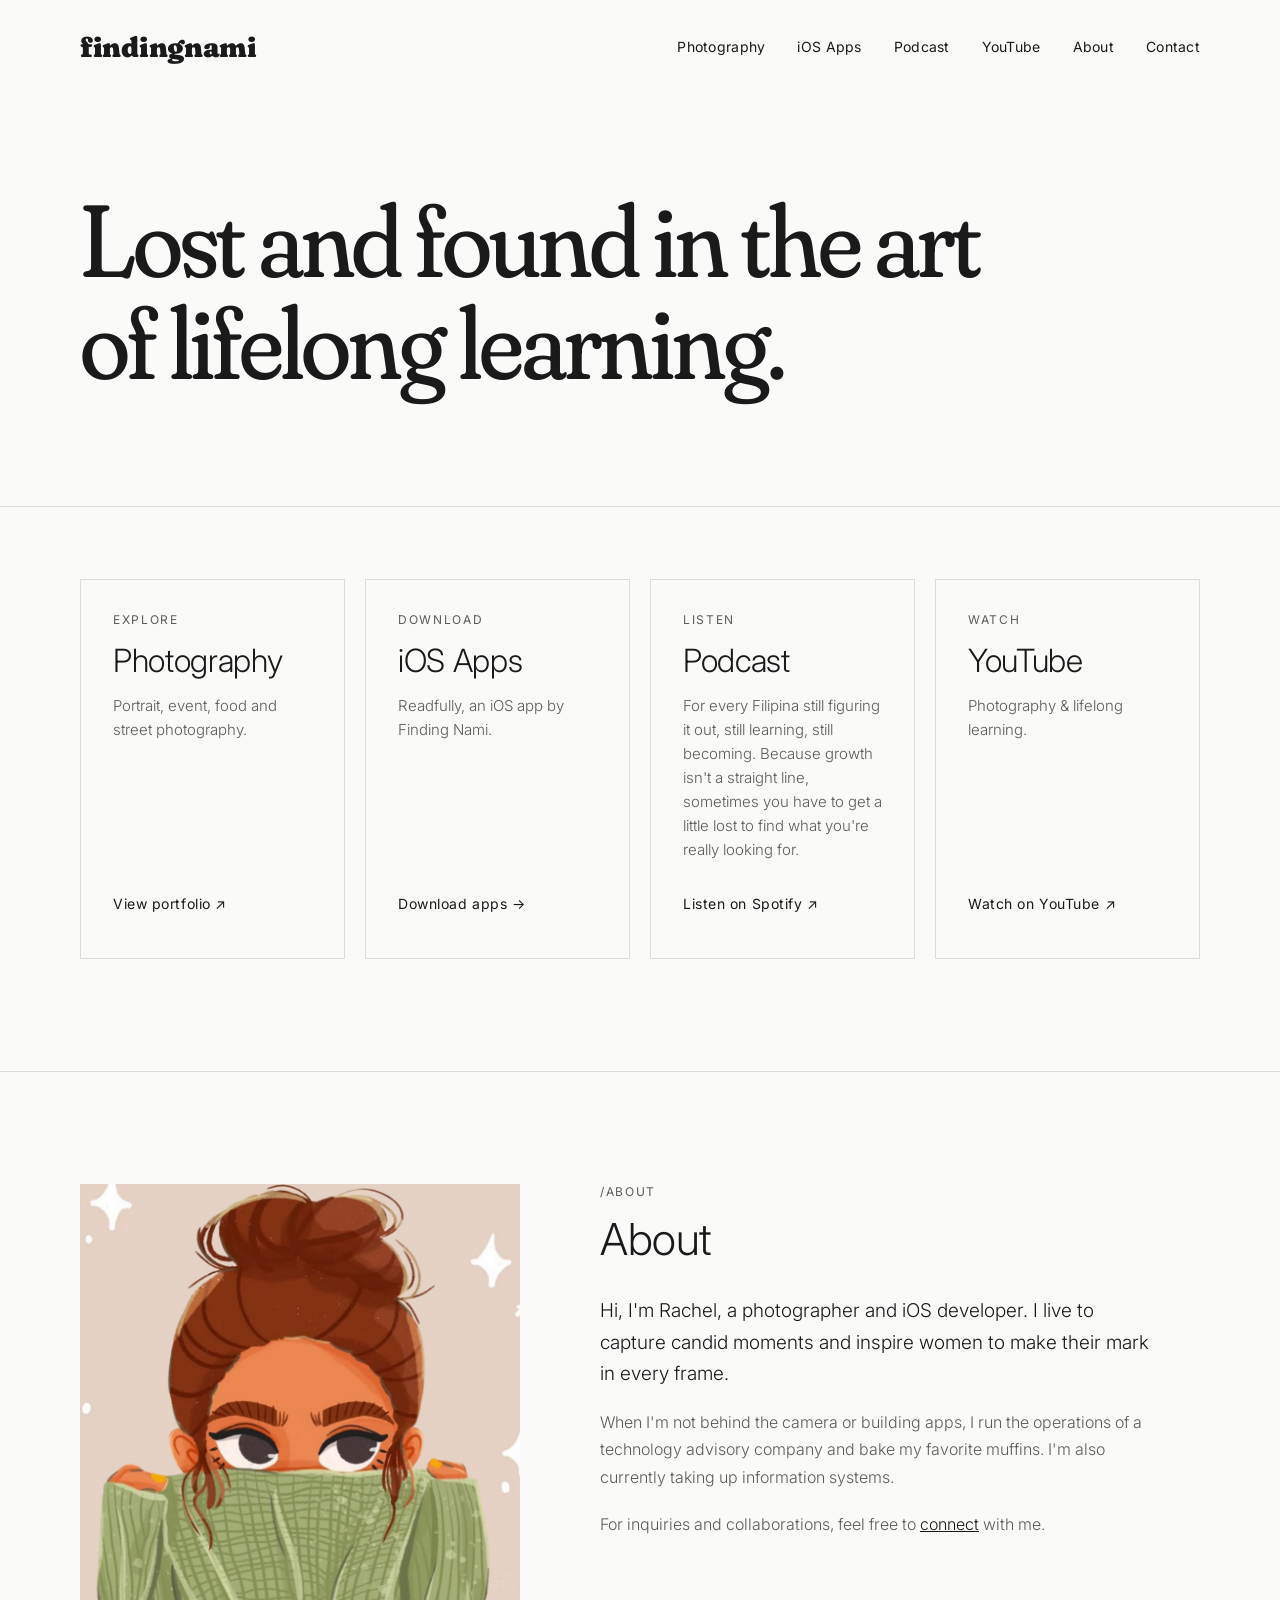
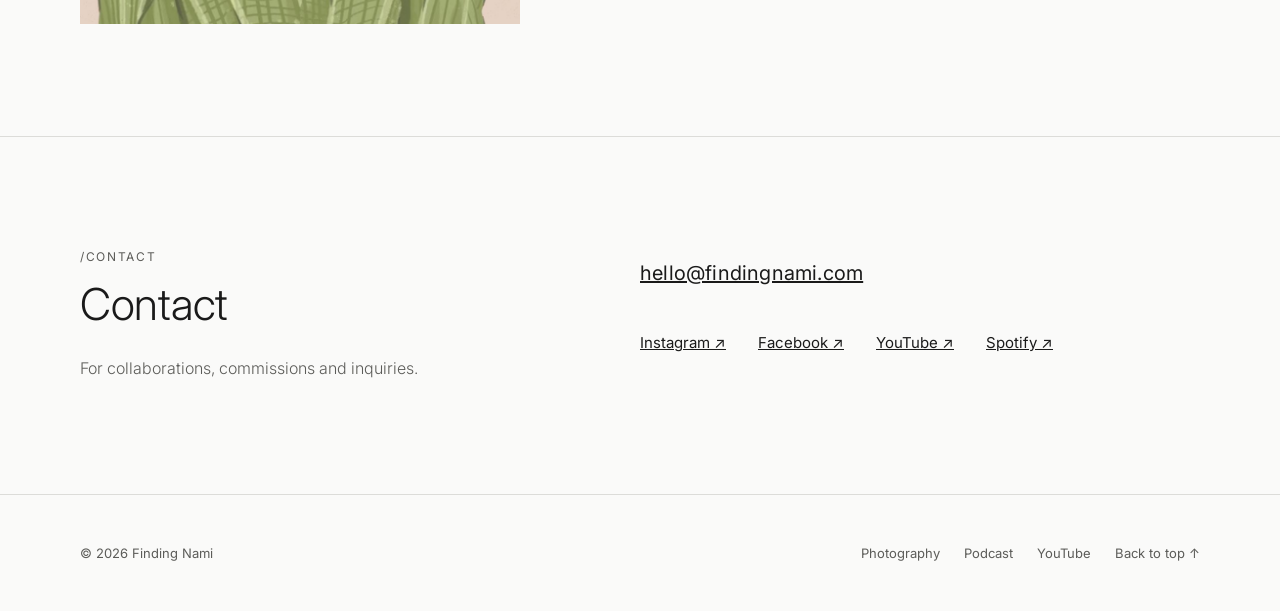
<file: index.html>
<!doctype html>
<html lang="en">
<head>
<meta charset="utf-8">
<meta name="viewport" content="width=device-width, initial-scale=1">
<title>Finding Nami</title>
<meta name="description" content="Lost and found in the art of lifelong learning. Photography, iOS apps, podcast and YouTube by Finding Nami.">
<link rel="preconnect" href="https://fonts.googleapis.com">
<link rel="preconnect" href="https://fonts.gstatic.com" crossorigin>
<link href="https://fonts.googleapis.com/css2?family=Fraunces:opsz,wght,SOFT@9..144,300..900,0..100&family=Inter:wght@300;400;500&display=swap" rel="stylesheet">
<link rel="stylesheet" href="/assets/style.css">
<script>document.documentElement.className='js'</script>
<script src="/assets/site.js" defer></script>
</head>
<body>

<header class="wrap site-header">
  <a class="wordmark serif" href="/">findingnami</a>
  <nav class="nav" aria-label="Main">
    <a href="https://findingnami.myportfolio.com">Photography</a>
    <a href="/apps/">iOS Apps</a>
    <a href="https://open.spotify.com/show/1L1lXG83sHGZ2fkeadP5fZ">Podcast</a>
    <a href="https://www.youtube.com/@itsfindingnami">YouTube</a>
    <a href="/#about">About</a>
    <a href="/#contact">Contact</a>
  </nav>
</header>

<main>
  <section class="wrap hero" id="top">
    <h1 class="display xl serif reveal">Lost and found in the art of lifelong learning.</h1>
  </section>

  <section class="band">
    <div class="wrap cards">
      <article class="card reveal" style="--d:0ms">
        <div class="eyebrow">Explore</div>
        <h2>Photography</h2>
        <p>Portrait, event, food and street photography.</p>
        <a class="go" href="https://findingnami.myportfolio.com">View portfolio ↗</a>
      </article>
      <article class="card reveal" style="--d:100ms">
        <div class="eyebrow">Download</div>
        <h2>iOS Apps</h2>
        <p>Readfully, an iOS app by Finding Nami.</p>
        <a class="go" href="/apps/">Download apps →</a>
      </article>
      <article class="card reveal" style="--d:200ms">
        <div class="eyebrow">Listen</div>
        <h2>Podcast</h2>
        <p>For every Filipina still figuring it out, still learning, still becoming. Because growth isn't a straight line, sometimes you have to get a little lost to find what you're really looking for.</p>
        <a class="go" href="https://open.spotify.com/show/1L1lXG83sHGZ2fkeadP5fZ">Listen on Spotify ↗</a>
      </article>
      <article class="card reveal" style="--d:300ms">
        <div class="eyebrow">Watch</div>
        <h2>YouTube</h2>
        <p>Photography &amp; lifelong learning.</p>
        <a class="go" href="https://www.youtube.com/@itsfindingnami">Watch on YouTube ↗</a>
      </article>
    </div>
  </section>

  <section class="band" id="about">
    <div class="wrap split">
      <img class="about-img reveal" src="/assets/about.jpg" alt="Illustrated portrait of Rachel peeking over a green sweater">
      <div class="about-copy">
        <div class="eyebrow reveal">/about</div>
        <h2 class="h2 reveal" style="--d:80ms">About</h2>
        <p class="big reveal" style="--d:160ms">Hi, I'm Rachel, a photographer and iOS developer. I live to capture candid moments and inspire women to make their mark in every frame.</p>
        <p class="rest reveal" style="--d:240ms">When I'm not behind the camera or building apps, I run the operations of a technology advisory company and bake my favorite muffins. I'm also currently taking up information systems.</p>
        <p class="rest reveal" style="--d:320ms">For inquiries and collaborations, feel free to <a href="/#contact">connect</a> with me.</p>
      </div>
    </div>
  </section>

  <section class="band" id="contact">
    <div class="wrap split" style="gap:40px 80px">
      <div class="contact-side reveal">
        <div class="eyebrow">/contact</div>
        <h2 class="h2">Contact</h2>
        <p class="muted" style="margin:28px 0 0;max-width:360px;font-size:16px;line-height:1.6;font-weight:300">For collaborations, commissions and inquiries.</p>
      </div>
      <div class="contact-main reveal" style="--d:120ms">
        <a class="email" href="mailto:hello@findingnami.com">hello@findingnami.com</a>
        <ul class="socials">
          <li><a href="https://instagram.com/itsfindingnami">Instagram ↗</a></li>
          <li><a href="https://facebook.com/itsfindingnami">Facebook ↗</a></li>
          <li><a href="https://www.youtube.com/@itsfindingnami">YouTube ↗</a></li>
          <li><a href="https://open.spotify.com/show/1L1lXG83sHGZ2fkeadP5fZ">Spotify ↗</a></li>
        </ul>
      </div>
    </div>
  </section>
</main>

<footer class="band">
  <div class="wrap site-footer">
    <span>© 2026 Finding Nami</span>
    <nav class="nav" aria-label="Footer">
      <a href="https://findingnami.myportfolio.com">Photography</a>
      <a href="https://open.spotify.com/show/1L1lXG83sHGZ2fkeadP5fZ">Podcast</a>
      <a href="https://www.youtube.com/@itsfindingnami">YouTube</a>
      <a href="/#top">Back to top ↑</a>
    </nav>
  </div>
</footer>

</body>
</html>
</file>
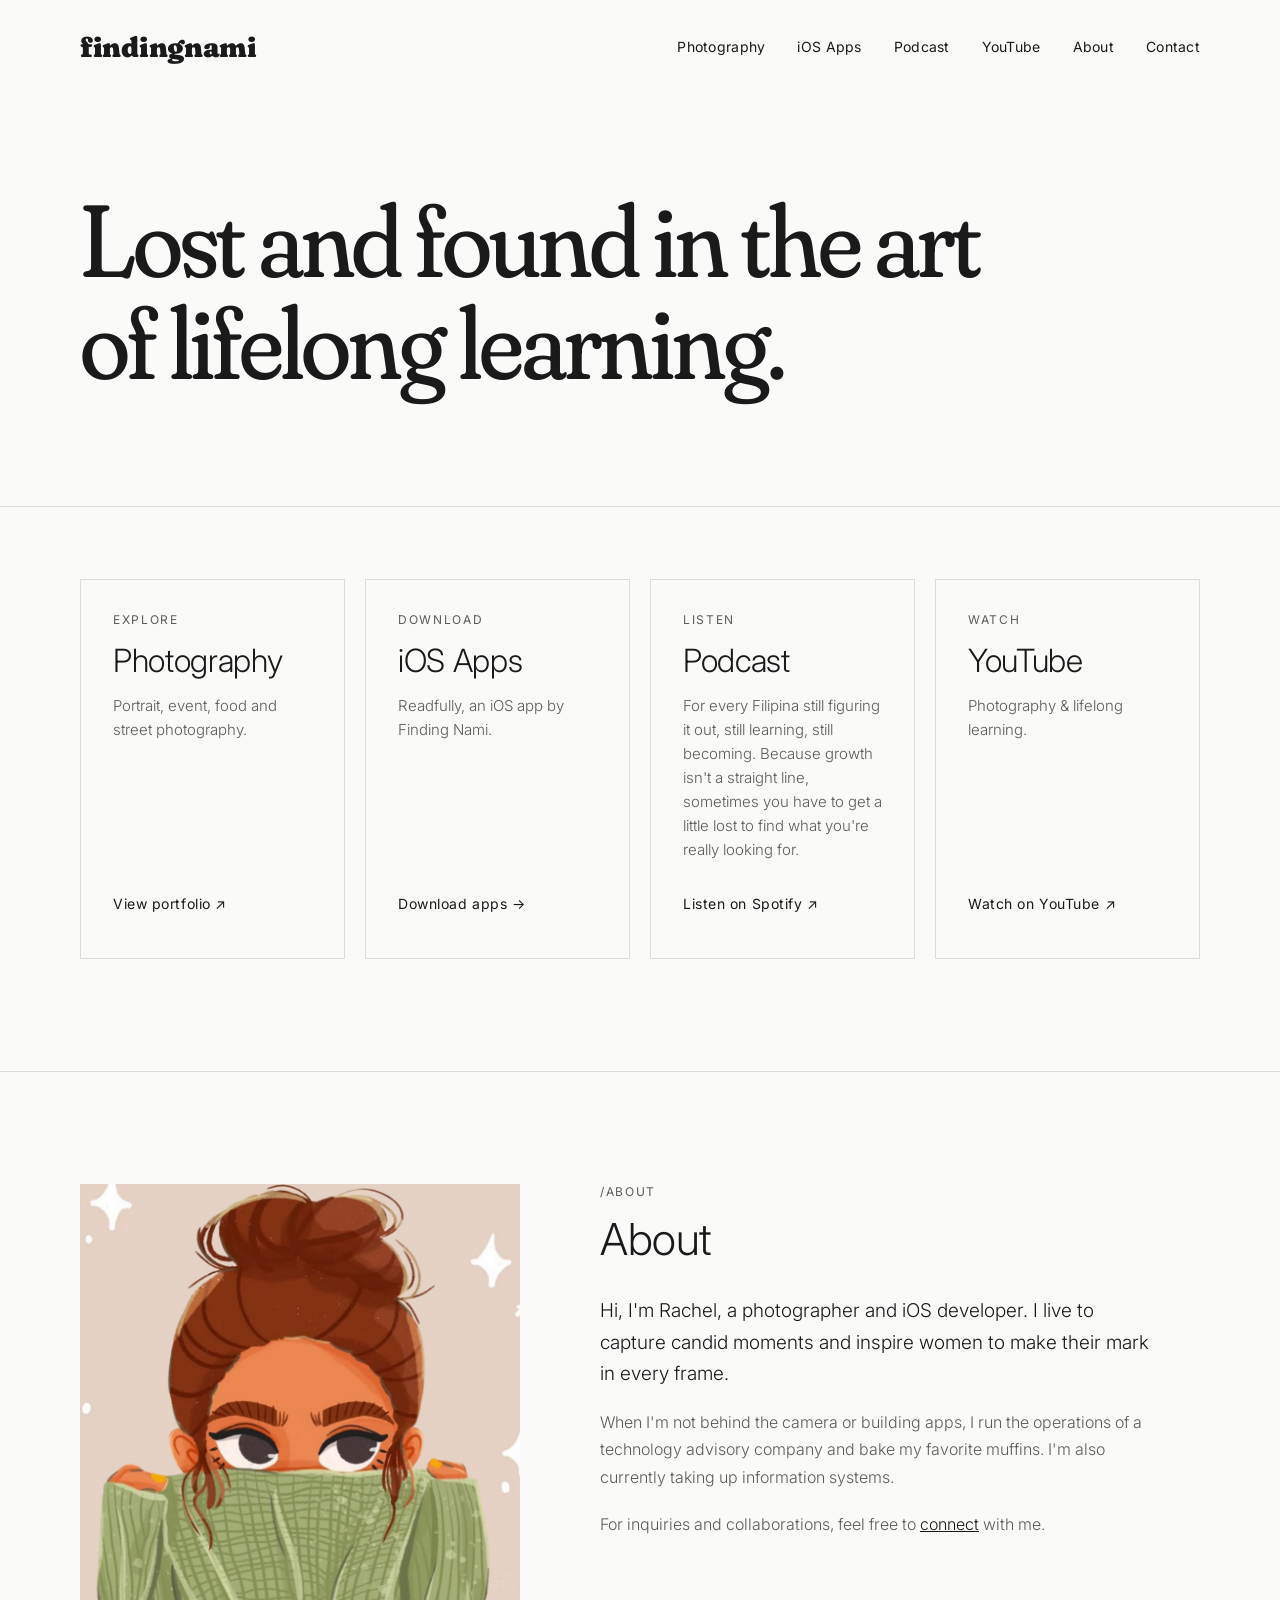
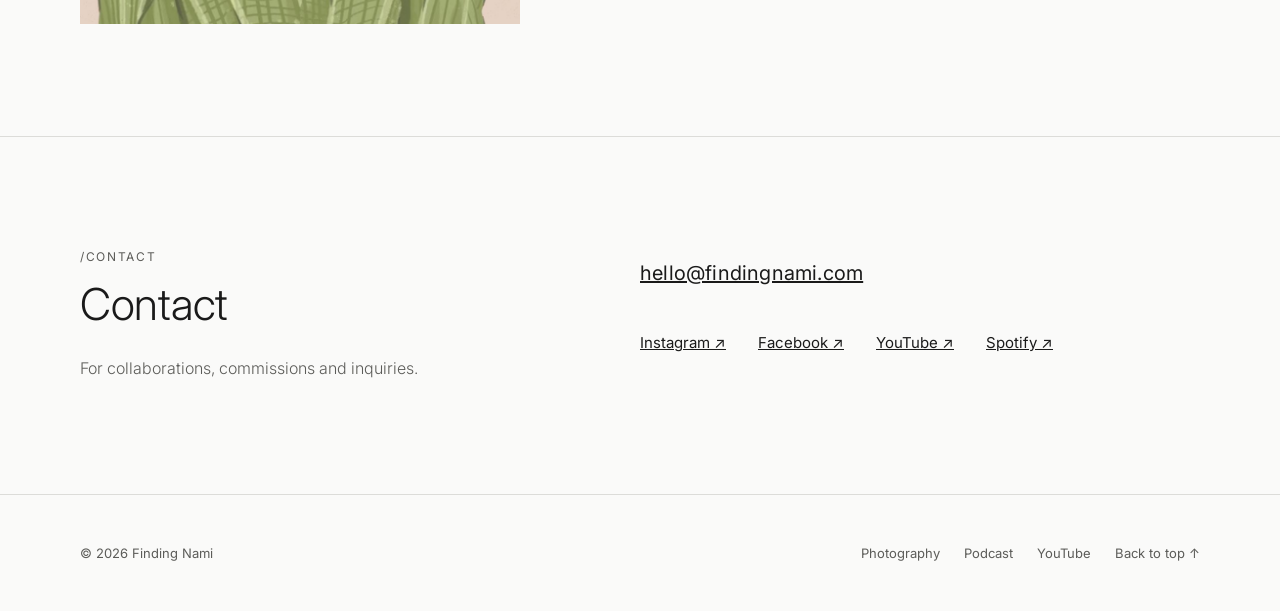
<file: about/index.html>
<!doctype html>
<html lang="en">
<head>
<meta charset="utf-8">
<title>About · Finding Nami</title>
<meta name="viewport" content="width=device-width, initial-scale=1">
<meta http-equiv="refresh" content="0; url=/#about">
<link rel="canonical" href="https://findingnami.com/#about">
<script>location.replace('/#about')</script>
</head>
<body>
<p>Redirecting to <a href="/#about">About</a>…</p>
</body>
</html>
</file>
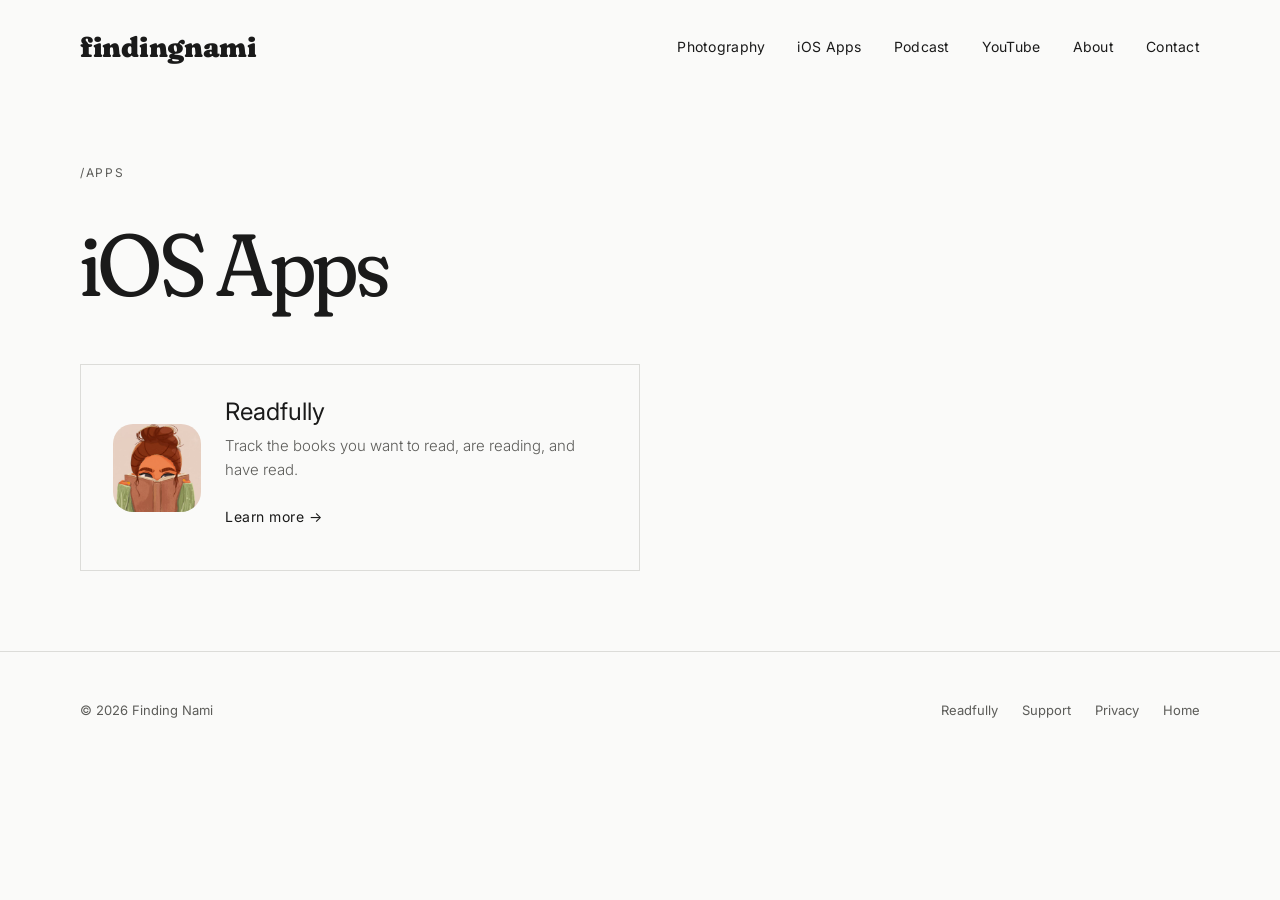
<file: apps/index.html>
<!doctype html>
<html lang="en">
<head>
<meta charset="utf-8">
<meta name="viewport" content="width=device-width, initial-scale=1">
<title>iOS Apps · Finding Nami</title>
<meta name="description" content="iOS apps by Finding Nami.">
<link rel="preconnect" href="https://fonts.googleapis.com">
<link rel="preconnect" href="https://fonts.gstatic.com" crossorigin>
<link href="https://fonts.googleapis.com/css2?family=Fraunces:opsz,wght,SOFT@9..144,300..900,0..100&family=Inter:wght@300;400;500&display=swap" rel="stylesheet">
<link rel="stylesheet" href="/assets/style.css">
<script>document.documentElement.className='js'</script>
<script src="/assets/site.js" defer></script>
</head>
<body>

<header class="wrap site-header">
  <a class="wordmark serif" href="/">findingnami</a>
  <nav class="nav" aria-label="Main">
    <a href="https://findingnami.myportfolio.com">Photography</a>
    <a href="/apps/">iOS Apps</a>
    <a href="https://open.spotify.com/show/1L1lXG83sHGZ2fkeadP5fZ">Podcast</a>
    <a href="https://www.youtube.com/@itsfindingnami">YouTube</a>
    <a href="/#about">About</a>
    <a href="/#contact">Contact</a>
  </nav>
</header>

<main>
  <section class="wrap page-head">
    <div class="eyebrow reveal">/apps</div>
    <h1 class="display serif reveal" style="--d:80ms">iOS Apps</h1>
    <a class="app-card reveal" style="--d:160ms;text-decoration:none" href="/apps/readfully/">
      <img class="app-icon" src="/assets/readfully-icon.jpg" width="512" height="512" alt="Readfully app icon">
      <div>
        <h2>Readfully</h2>
        <p>Track the books you want to read, are reading, and have read.</p>
        <span class="go">Learn more →</span>
      </div>
    </a>
  </section>
</main>

<footer class="band">
  <div class="wrap site-footer">
    <span>© 2026 Finding Nami</span>
    <nav class="nav" aria-label="Footer">
      <a href="/apps/readfully/">Readfully</a>
      <a href="/apps/readfully/support/">Support</a>
      <a href="/apps/readfully/privacy/">Privacy</a>
      <a href="/">Home</a>
    </nav>
  </div>
</footer>

</body>
</html>
</file>
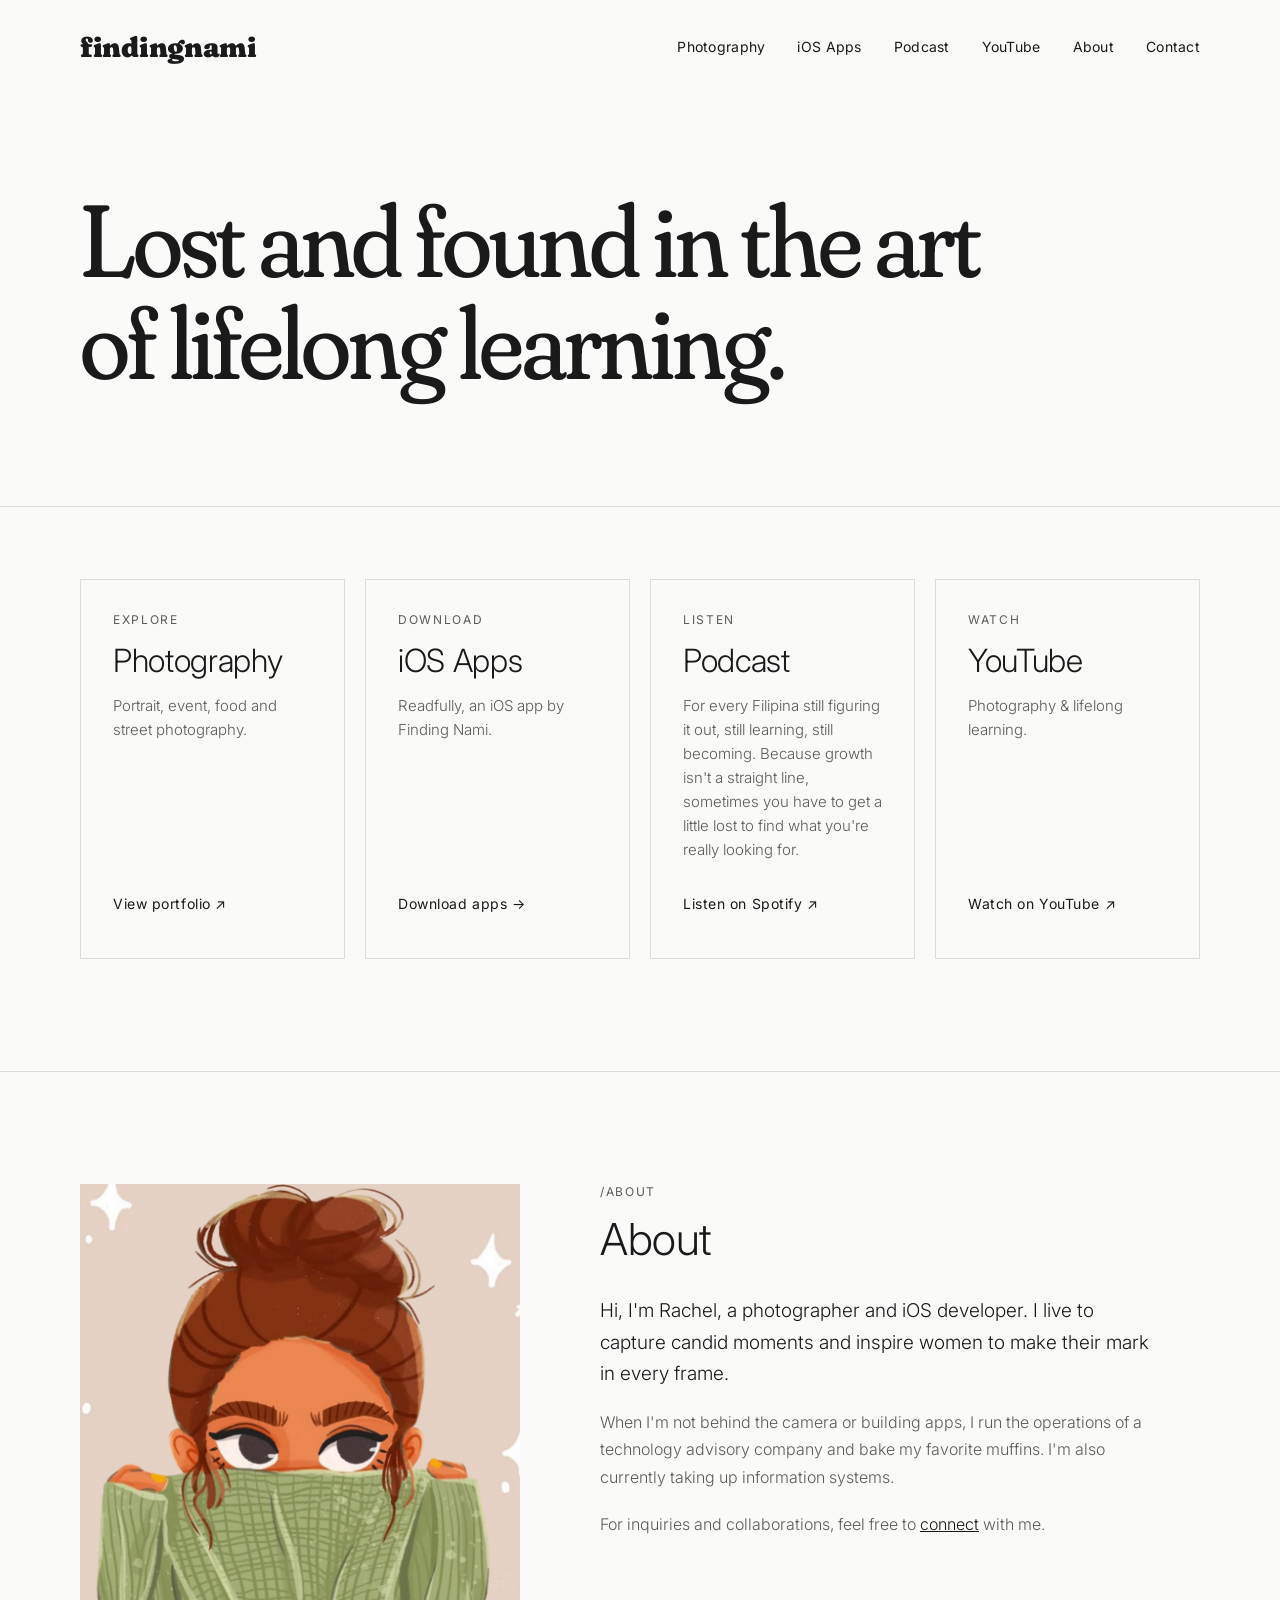
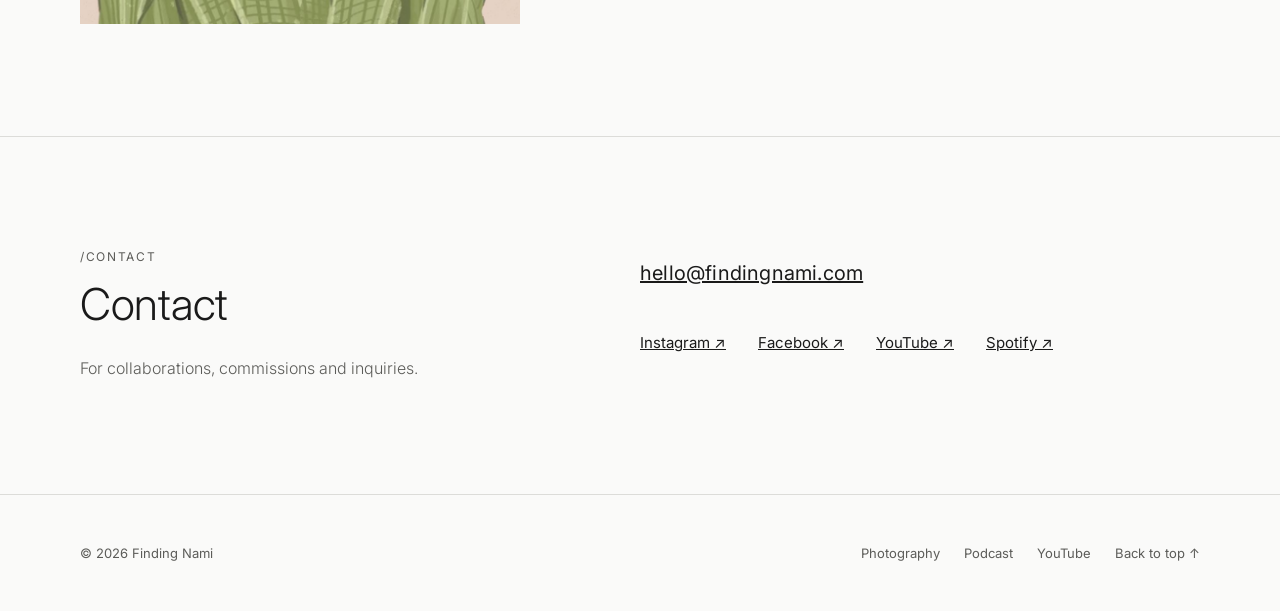
<file: contact/index.html>
<!doctype html>
<html lang="en">
<head>
<meta charset="utf-8">
<title>Contact · Finding Nami</title>
<meta name="viewport" content="width=device-width, initial-scale=1">
<meta http-equiv="refresh" content="0; url=/#contact">
<link rel="canonical" href="https://findingnami.com/#contact">
<script>location.replace('/#contact')</script>
</head>
<body>
<p>Redirecting to <a href="/#contact">Contact</a>…</p>
</body>
</html>
</file>
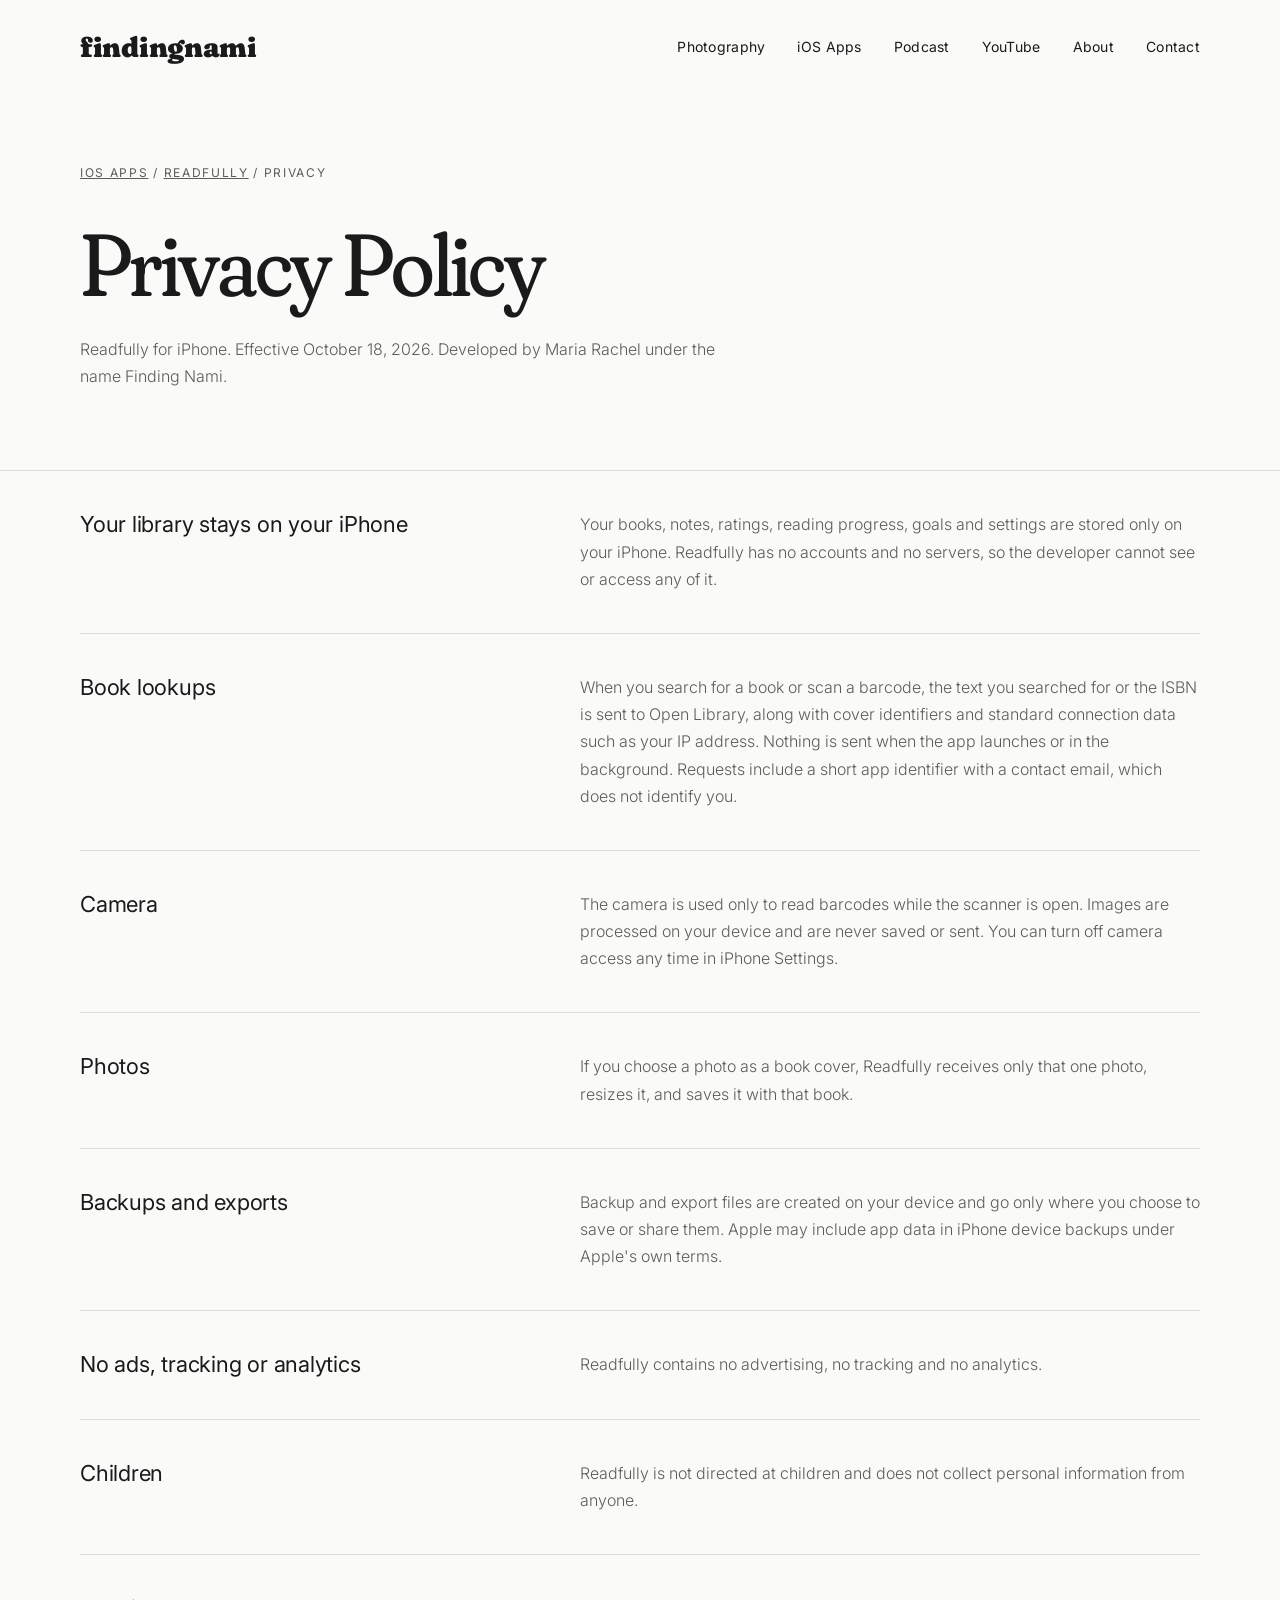
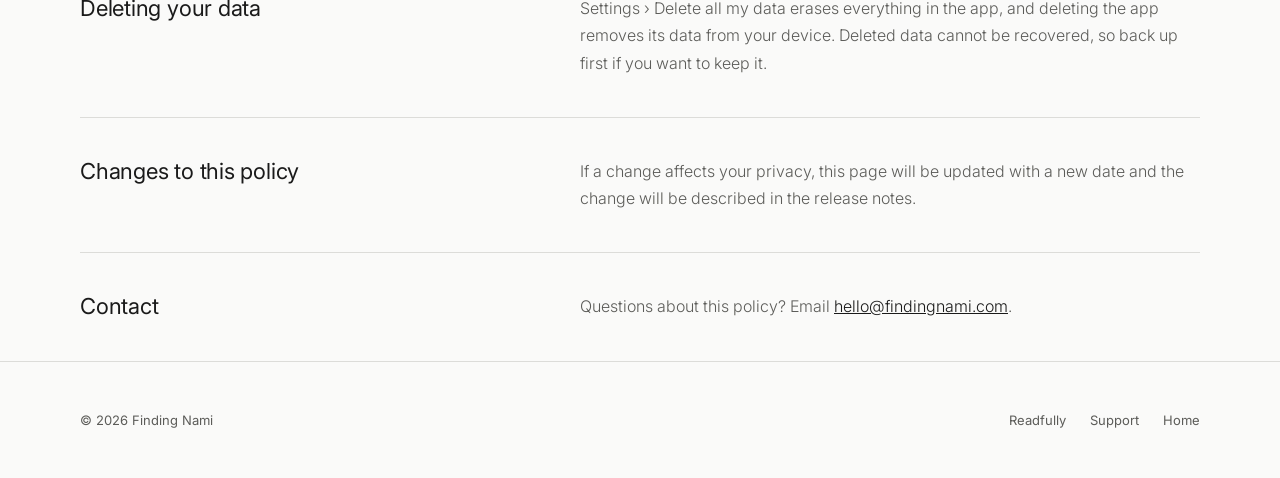
<file: apps/privacy/index.html>
<!doctype html>
<html lang="en">
<head>
<meta charset="utf-8">
<title>Redirecting · Finding Nami</title>
<meta name="viewport" content="width=device-width, initial-scale=1">
<meta http-equiv="refresh" content="0; url=/apps/readfully/privacy/">
<link rel="canonical" href="https://findingnami.com/apps/readfully/privacy/">
<script>location.replace('/apps/readfully/privacy/')</script>
</head>
<body>
<p>Redirecting to <a href="/apps/readfully/privacy/">/apps/readfully/privacy/</a>…</p>
</body>
</html>
</file>
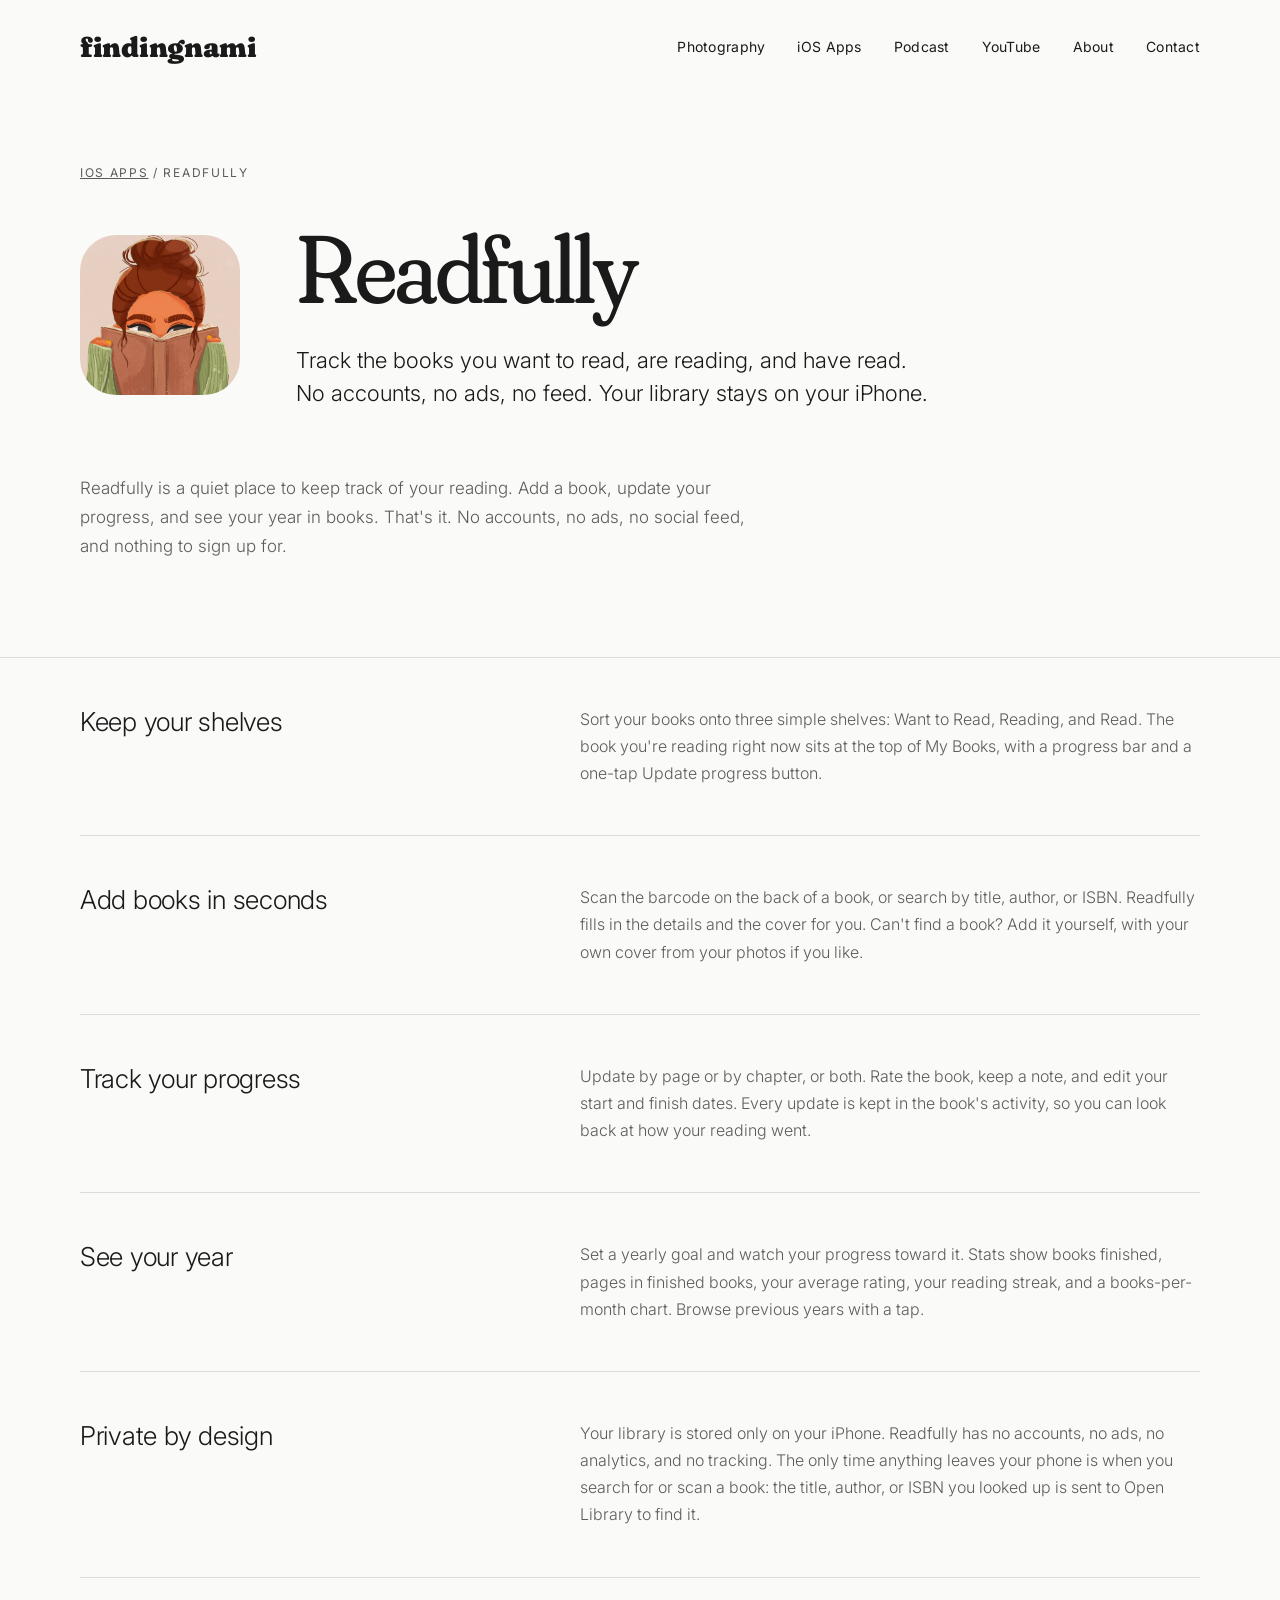
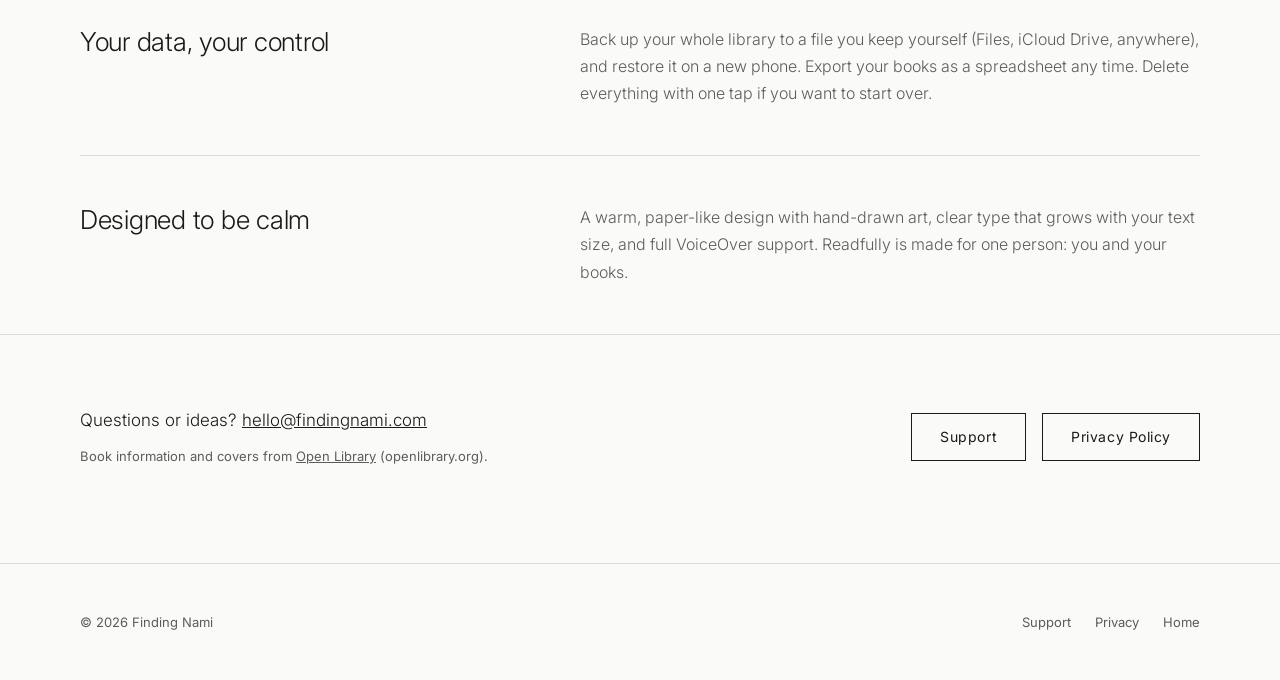
<file: apps/readfully/index.html>
<!doctype html>
<html lang="en">
<head>
<meta charset="utf-8">
<meta name="viewport" content="width=device-width, initial-scale=1">
<title>Readfully · Finding Nami</title>
<meta name="description" content="Track the books you want to read, are reading, and have read. No accounts, no ads, no feed. Your library stays on your iPhone.">
<link rel="preconnect" href="https://fonts.googleapis.com">
<link rel="preconnect" href="https://fonts.gstatic.com" crossorigin>
<link href="https://fonts.googleapis.com/css2?family=Fraunces:opsz,wght,SOFT@9..144,300..900,0..100&family=Inter:wght@300;400;500&display=swap" rel="stylesheet">
<link rel="stylesheet" href="/assets/style.css">
<script>document.documentElement.className='js'</script>
<script src="/assets/site.js" defer></script>
</head>
<body>

<header class="wrap site-header">
  <a class="wordmark serif" href="/">findingnami</a>
  <nav class="nav" aria-label="Main">
    <a href="https://findingnami.myportfolio.com">Photography</a>
    <a href="/apps/">iOS Apps</a>
    <a href="https://open.spotify.com/show/1L1lXG83sHGZ2fkeadP5fZ">Podcast</a>
    <a href="https://www.youtube.com/@itsfindingnami">YouTube</a>
    <a href="/#about">About</a>
    <a href="/#contact">Contact</a>
  </nav>
</header>

<main>
  <section class="wrap page-head" style="padding-bottom:96px">
    <div class="eyebrow reveal"><a href="/apps/">iOS Apps</a> / Readfully</div>
    <div class="app-hero">
      <img class="app-icon reveal" style="--d:80ms" src="/assets/readfully-icon.jpg" width="512" height="512" alt="Readfully app icon: an illustrated woman peeking over a book">
      <div class="text">
        <h1 class="display serif reveal" style="--d:160ms">Readfully</h1>
        <p class="lede reveal" style="--d:240ms">Track the books you want to read, are reading, and have read. No accounts, no ads, no feed. Your library stays on your iPhone.</p>
      </div>
    </div>
    <p class="intro reveal">Readfully is a quiet place to keep track of your reading. Add a book, update your progress, and see your year in books. That's it. No accounts, no ads, no social feed, and nothing to sign up for.</p>
  </section>

  <section class="band">
    <div class="wrap">
      <div class="row reveal">
        <h2>Keep your shelves</h2>
        <p>Sort your books onto three simple shelves: Want to Read, Reading, and Read. The book you're reading right now sits at the top of My Books, with a progress bar and a one-tap Update progress button.</p>
      </div>
      <div class="row reveal">
        <h2>Add books in seconds</h2>
        <p>Scan the barcode on the back of a book, or search by title, author, or ISBN. Readfully fills in the details and the cover for you. Can't find a book? Add it yourself, with your own cover from your photos if you like.</p>
      </div>
      <div class="row reveal">
        <h2>Track your progress</h2>
        <p>Update by page or by chapter, or both. Rate the book, keep a note, and edit your start and finish dates. Every update is kept in the book's activity, so you can look back at how your reading went.</p>
      </div>
      <div class="row reveal">
        <h2>See your year</h2>
        <p>Set a yearly goal and watch your progress toward it. Stats show books finished, pages in finished books, your average rating, your reading streak, and a books-per-month chart. Browse previous years with a tap.</p>
      </div>
      <div class="row reveal">
        <h2>Private by design</h2>
        <p>Your library is stored only on your iPhone. Readfully has no accounts, no ads, no analytics, and no tracking. The only time anything leaves your phone is when you search for or scan a book: the title, author, or ISBN you looked up is sent to Open Library to find it.</p>
      </div>
      <div class="row reveal">
        <h2>Your data, your control</h2>
        <p>Back up your whole library to a file you keep yourself (Files, iCloud Drive, anywhere), and restore it on a new phone. Export your books as a spreadsheet any time. Delete everything with one tap if you want to start over.</p>
      </div>
      <div class="row reveal">
        <h2>Designed to be calm</h2>
        <p>A warm, paper-like design with hand-drawn art, clear type that grows with your text size, and full VoiceOver support. Readfully is made for one person: you and your books.</p>
      </div>
    </div>
  </section>

  <section class="band">
    <div class="wrap cta-row reveal">
      <div>
        <p class="q">Questions or ideas? <a href="mailto:hello@findingnami.com">hello@findingnami.com</a></p>
        <p class="small">Book information and covers from <a href="https://openlibrary.org" style="color:inherit">Open Library</a> (openlibrary.org).</p>
      </div>
      <div class="btn-row">
        <a class="btn" href="/apps/readfully/support/">Support</a>
        <a class="btn" href="/apps/readfully/privacy/">Privacy Policy</a>
      </div>
    </div>
  </section>
</main>

<footer class="band">
  <div class="wrap site-footer">
    <span>© 2026 Finding Nami</span>
    <nav class="nav" aria-label="Footer">
      <a href="/apps/readfully/support/">Support</a>
      <a href="/apps/readfully/privacy/">Privacy</a>
      <a href="/">Home</a>
    </nav>
  </div>
</footer>

</body>
</html>
</file>
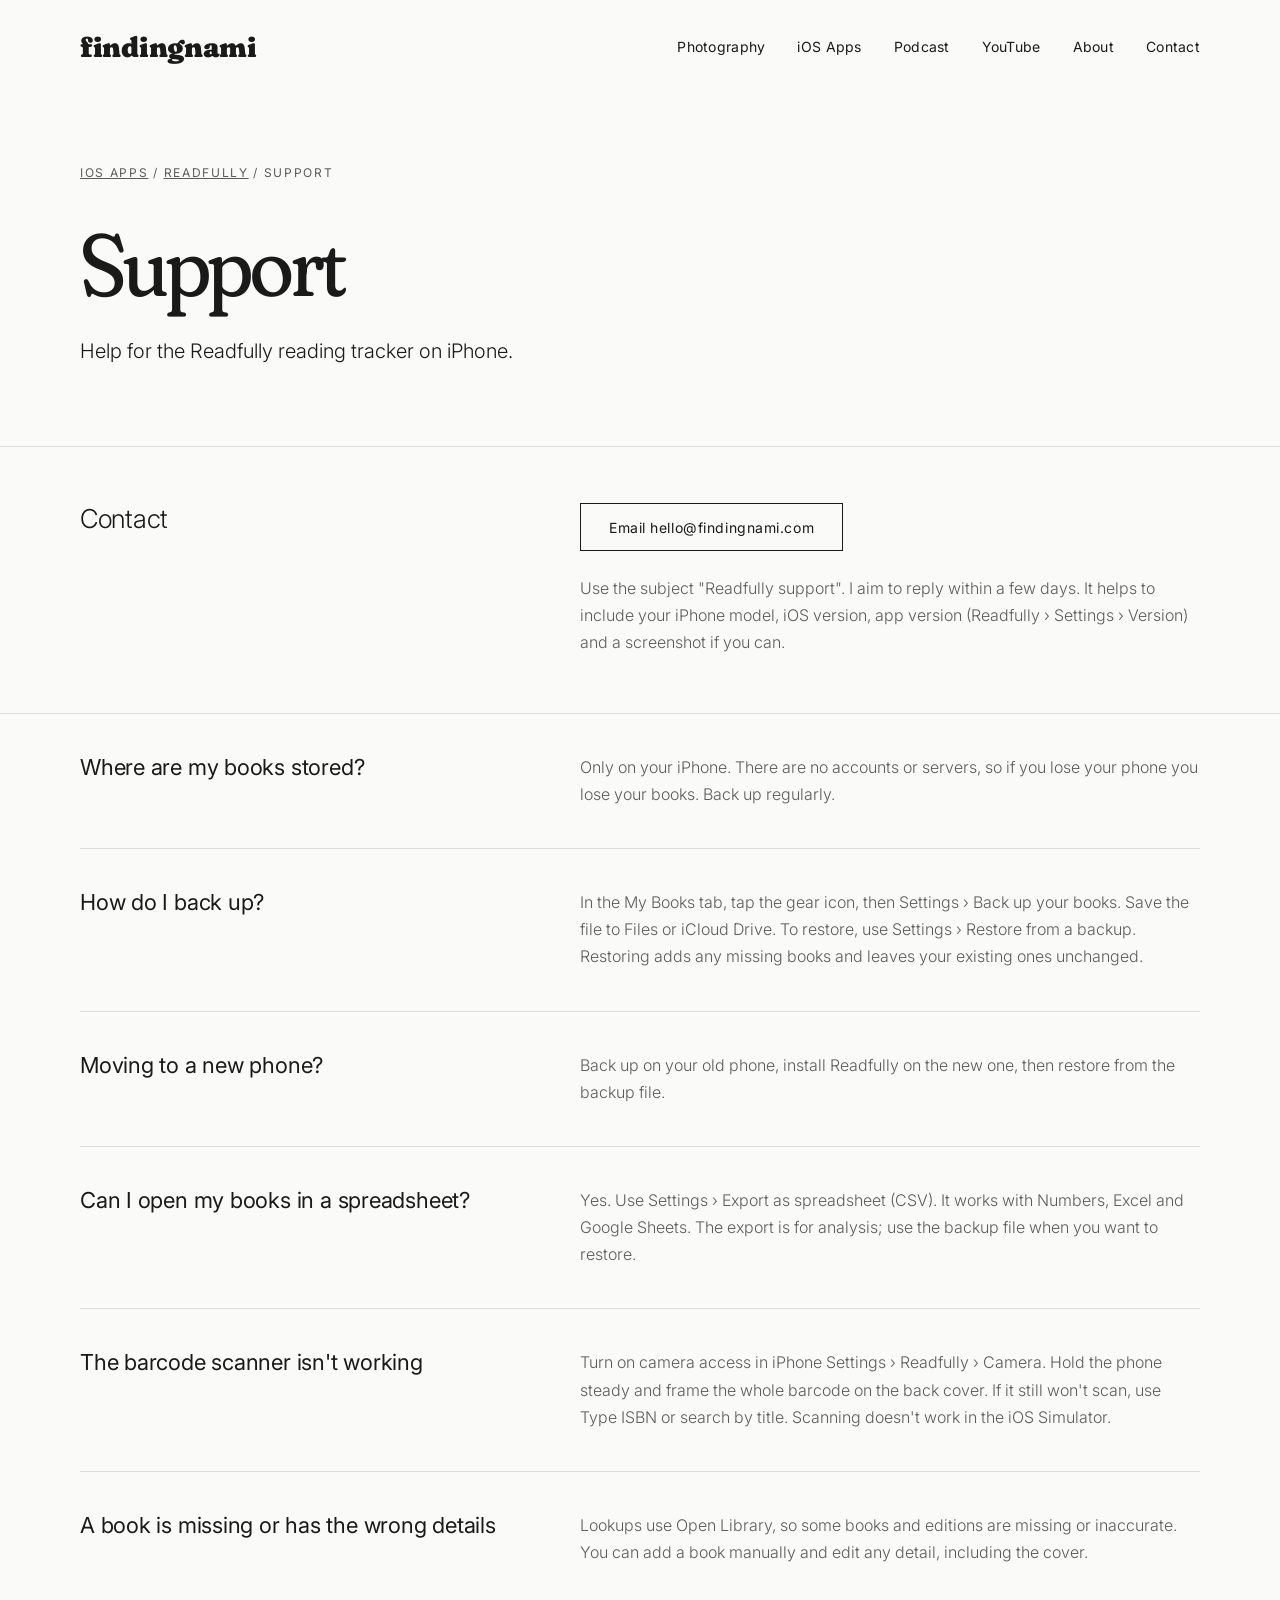
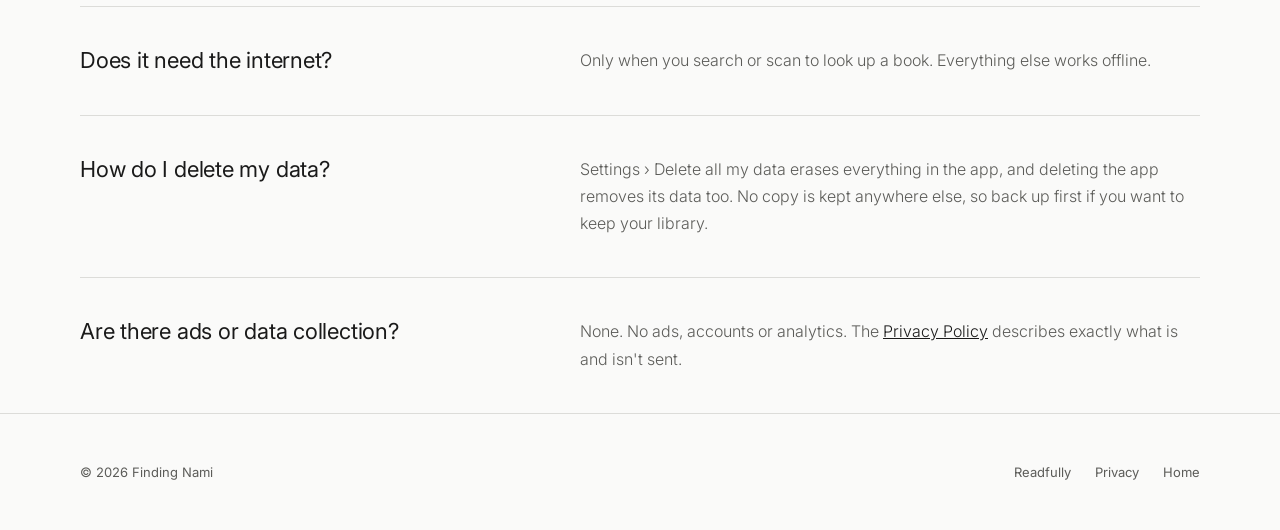
<file: apps/support/index.html>
<!doctype html>
<html lang="en">
<head>
<meta charset="utf-8">
<title>Redirecting · Finding Nami</title>
<meta name="viewport" content="width=device-width, initial-scale=1">
<meta http-equiv="refresh" content="0; url=/apps/readfully/support/">
<link rel="canonical" href="https://findingnami.com/apps/readfully/support/">
<script>location.replace('/apps/readfully/support/')</script>
</head>
<body>
<p>Redirecting to <a href="/apps/readfully/support/">/apps/readfully/support/</a>…</p>
</body>
</html>
</file>
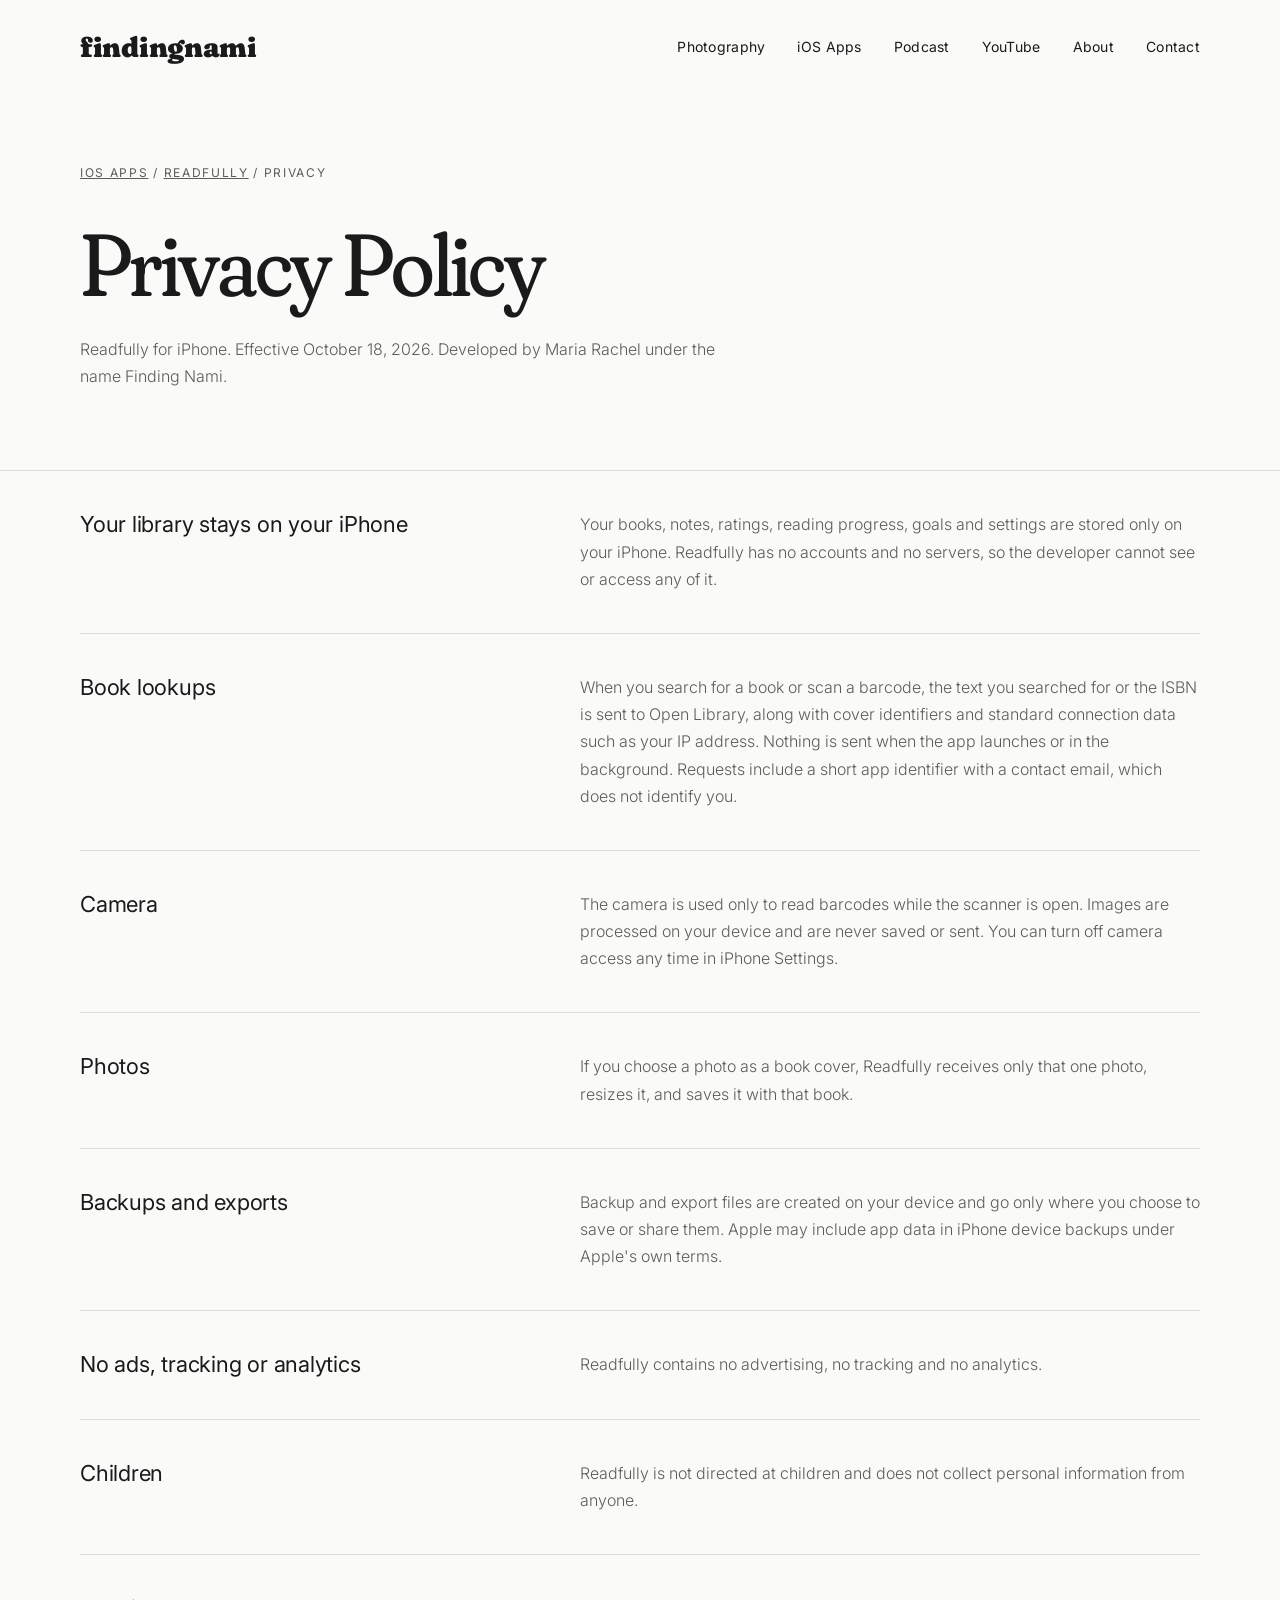
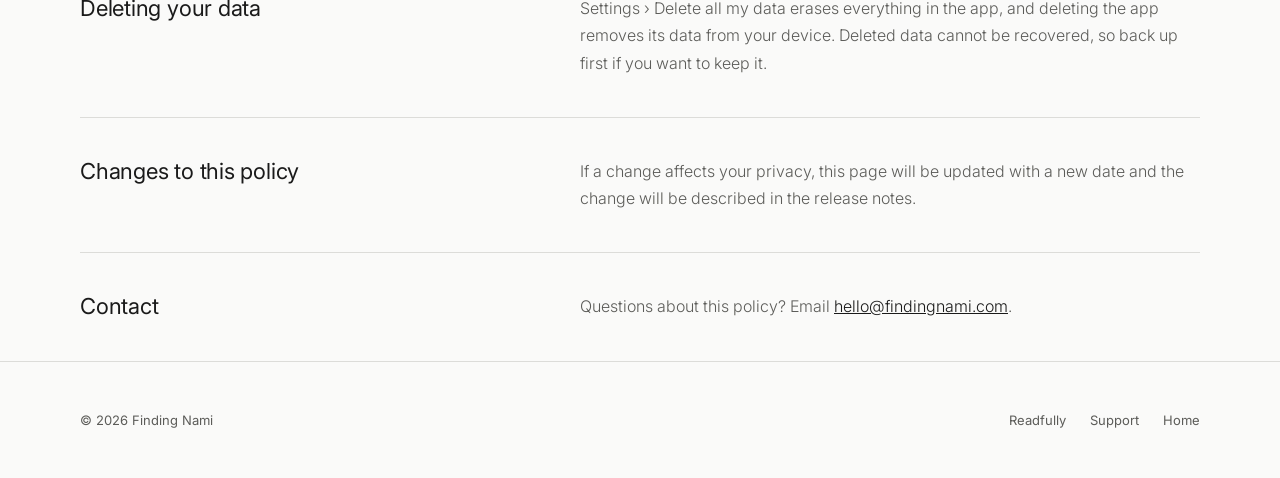
<file: apps/readfully/privacy/index.html>
<!doctype html>
<html lang="en">
<head>
<meta charset="utf-8">
<meta name="viewport" content="width=device-width, initial-scale=1">
<title>Readfully Privacy Policy · Finding Nami</title>
<meta name="description" content="Privacy policy for Readfully, an iPhone reading tracker by Finding Nami.">
<link rel="preconnect" href="https://fonts.googleapis.com">
<link rel="preconnect" href="https://fonts.gstatic.com" crossorigin>
<link href="https://fonts.googleapis.com/css2?family=Fraunces:opsz,wght,SOFT@9..144,300..900,0..100&family=Inter:wght@300;400;500&display=swap" rel="stylesheet">
<link rel="stylesheet" href="/assets/style.css">
<script>document.documentElement.className='js'</script>
<script src="/assets/site.js" defer></script>
</head>
<body>

<header class="wrap site-header">
  <a class="wordmark serif" href="/">findingnami</a>
  <nav class="nav" aria-label="Main">
    <a href="https://findingnami.myportfolio.com">Photography</a>
    <a href="/apps/">iOS Apps</a>
    <a href="https://open.spotify.com/show/1L1lXG83sHGZ2fkeadP5fZ">Podcast</a>
    <a href="https://www.youtube.com/@itsfindingnami">YouTube</a>
    <a href="/#about">About</a>
    <a href="/#contact">Contact</a>
  </nav>
</header>

<main>
  <section class="wrap page-head">
    <div class="eyebrow reveal"><a href="/apps/">iOS Apps</a> / <a href="/apps/readfully/">Readfully</a> / Privacy</div>
    <h1 class="display serif reveal" style="--d:80ms">Privacy Policy</h1>
    <p class="muted reveal" style="--d:160ms;margin:28px 0 0;max-width:640px;font-size:16px;line-height:1.7;font-weight:300">Readfully for iPhone. Effective October 18, 2026. Developed by Maria Rachel under the name Finding Nami.</p>
  </section>

  <section class="band">
    <div class="wrap">
      <div class="row sm reveal">
        <h2>Your library stays on your iPhone</h2>
        <p>Your books, notes, ratings, reading progress, goals and settings are stored only on your iPhone. Readfully has no accounts and no servers, so the developer cannot see or access any of it.</p>
      </div>
      <div class="row sm reveal">
        <h2>Book lookups</h2>
        <p>When you search for a book or scan a barcode, the text you searched for or the ISBN is sent to Open Library, along with cover identifiers and standard connection data such as your IP address. Nothing is sent when the app launches or in the background. Requests include a short app identifier with a contact email, which does not identify you.</p>
      </div>
      <div class="row sm reveal">
        <h2>Camera</h2>
        <p>The camera is used only to read barcodes while the scanner is open. Images are processed on your device and are never saved or sent. You can turn off camera access any time in iPhone Settings.</p>
      </div>
      <div class="row sm reveal">
        <h2>Photos</h2>
        <p>If you choose a photo as a book cover, Readfully receives only that one photo, resizes it, and saves it with that book.</p>
      </div>
      <div class="row sm reveal">
        <h2>Backups and exports</h2>
        <p>Backup and export files are created on your device and go only where you choose to save or share them. Apple may include app data in iPhone device backups under Apple's own terms.</p>
      </div>
      <div class="row sm reveal">
        <h2>No ads, tracking or analytics</h2>
        <p>Readfully contains no advertising, no tracking and no analytics.</p>
      </div>
      <div class="row sm reveal">
        <h2>Children</h2>
        <p>Readfully is not directed at children and does not collect personal information from anyone.</p>
      </div>
      <div class="row sm reveal">
        <h2>Deleting your data</h2>
        <p>Settings › Delete all my data erases everything in the app, and deleting the app removes its data from your device. Deleted data cannot be recovered, so back up first if you want to keep it.</p>
      </div>
      <div class="row sm reveal">
        <h2>Changes to this policy</h2>
        <p>If a change affects your privacy, this page will be updated with a new date and the change will be described in the release notes.</p>
      </div>
      <div class="row sm reveal">
        <h2>Contact</h2>
        <p>Questions about this policy? Email <a href="mailto:hello@findingnami.com">hello@findingnami.com</a>.</p>
      </div>
    </div>
  </section>
</main>

<footer class="band">
  <div class="wrap site-footer">
    <span>© 2026 Finding Nami</span>
    <nav class="nav" aria-label="Footer">
      <a href="/apps/readfully/">Readfully</a>
      <a href="/apps/readfully/support/">Support</a>
      <a href="/">Home</a>
    </nav>
  </div>
</footer>

</body>
</html>
</file>
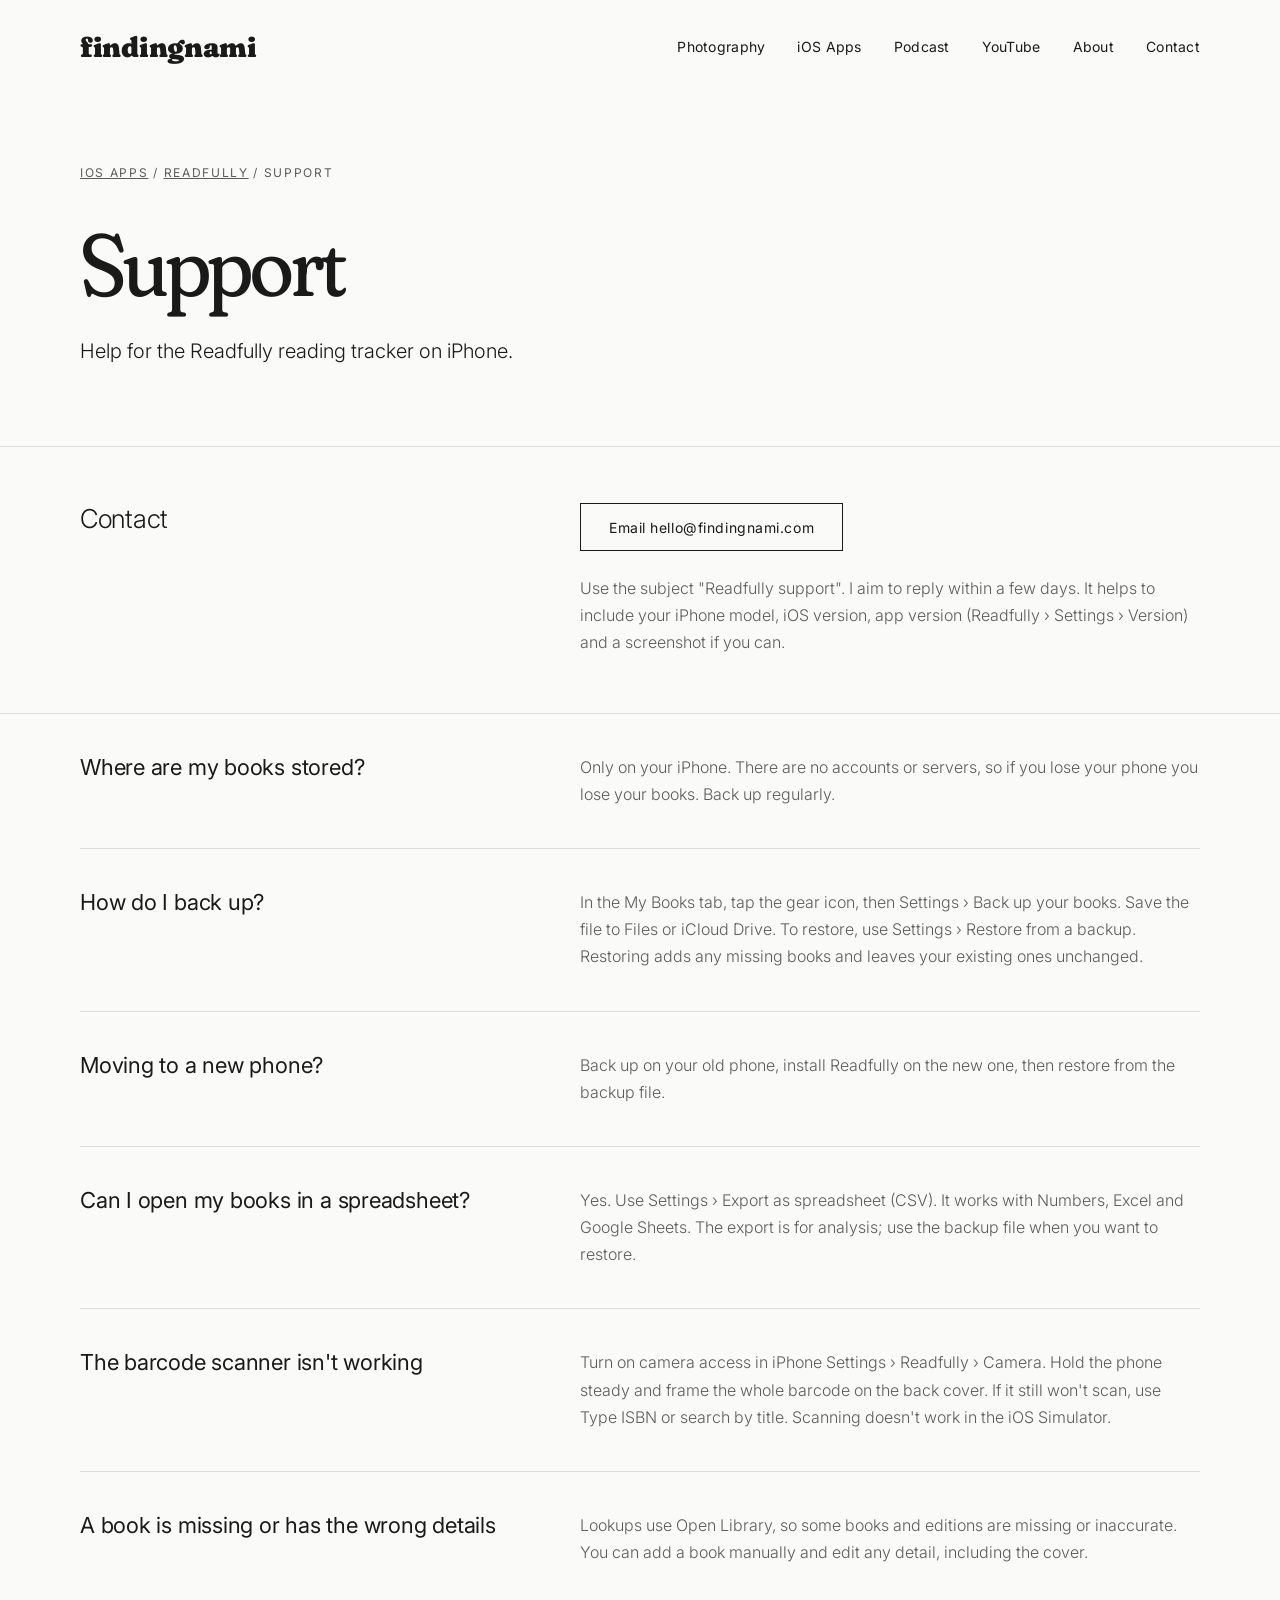
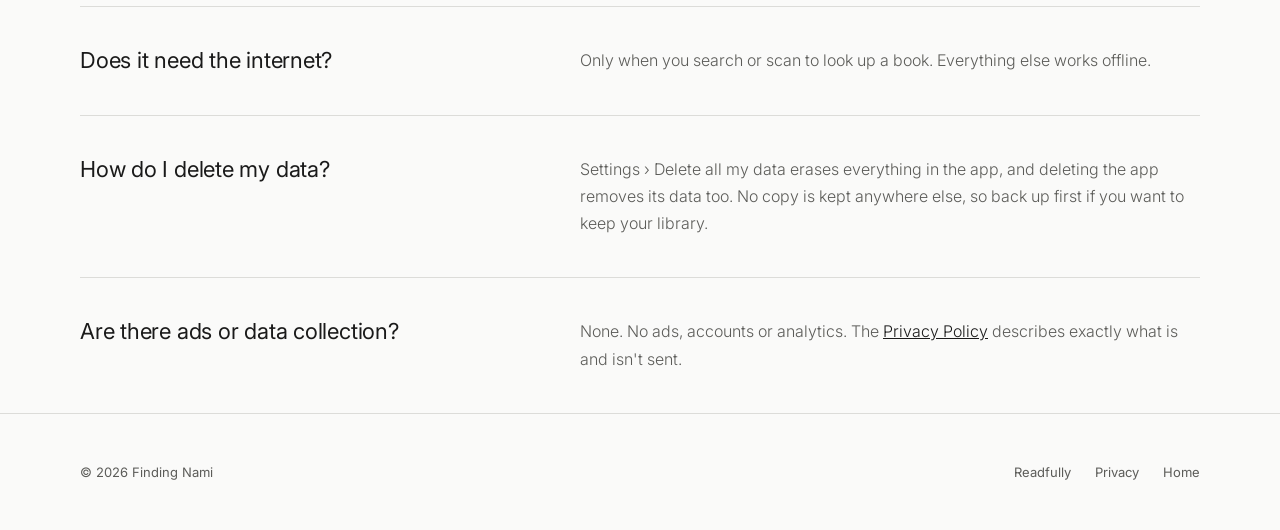
<file: apps/readfully/support/index.html>
<!doctype html>
<html lang="en">
<head>
<meta charset="utf-8">
<meta name="viewport" content="width=device-width, initial-scale=1">
<title>Readfully Support · Finding Nami</title>
<meta name="description" content="Help for the Readfully reading tracker on iPhone.">
<link rel="preconnect" href="https://fonts.googleapis.com">
<link rel="preconnect" href="https://fonts.gstatic.com" crossorigin>
<link href="https://fonts.googleapis.com/css2?family=Fraunces:opsz,wght,SOFT@9..144,300..900,0..100&family=Inter:wght@300;400;500&display=swap" rel="stylesheet">
<link rel="stylesheet" href="/assets/style.css">
<script>document.documentElement.className='js'</script>
<script src="/assets/site.js" defer></script>
</head>
<body>

<header class="wrap site-header">
  <a class="wordmark serif" href="/">findingnami</a>
  <nav class="nav" aria-label="Main">
    <a href="https://findingnami.myportfolio.com">Photography</a>
    <a href="/apps/">iOS Apps</a>
    <a href="https://open.spotify.com/show/1L1lXG83sHGZ2fkeadP5fZ">Podcast</a>
    <a href="https://www.youtube.com/@itsfindingnami">YouTube</a>
    <a href="/#about">About</a>
    <a href="/#contact">Contact</a>
  </nav>
</header>

<main>
  <section class="wrap page-head">
    <div class="eyebrow reveal"><a href="/apps/">iOS Apps</a> / <a href="/apps/readfully/">Readfully</a> / Support</div>
    <h1 class="display serif reveal" style="--d:80ms">Support</h1>
    <p class="lede reveal" style="--d:160ms">Help for the Readfully reading tracker on iPhone.</p>
  </section>

  <section class="band">
    <div class="wrap">
      <div class="row reveal" style="padding:56px 0">
        <h2>Contact</h2>
        <div style="flex:2 1 420px;min-width:0;max-width:620px">
          <a class="btn" href="mailto:hello@findingnami.com?subject=Readfully%20support">Email hello@findingnami.com</a>
          <p style="margin:24px 0 0;flex:none">Use the subject "Readfully support". I aim to reply within a few days. It helps to include your iPhone model, iOS version, app version (Readfully › Settings › Version) and a screenshot if you can.</p>
        </div>
      </div>
    </div>
  </section>

  <section class="band">
    <div class="wrap">
      <div class="row sm reveal">
        <h2>Where are my books stored?</h2>
        <p>Only on your iPhone. There are no accounts or servers, so if you lose your phone you lose your books. Back up regularly.</p>
      </div>
      <div class="row sm reveal">
        <h2>How do I back up?</h2>
        <p>In the My Books tab, tap the gear icon, then Settings › Back up your books. Save the file to Files or iCloud Drive. To restore, use Settings › Restore from a backup. Restoring adds any missing books and leaves your existing ones unchanged.</p>
      </div>
      <div class="row sm reveal">
        <h2>Moving to a new phone?</h2>
        <p>Back up on your old phone, install Readfully on the new one, then restore from the backup file.</p>
      </div>
      <div class="row sm reveal">
        <h2>Can I open my books in a spreadsheet?</h2>
        <p>Yes. Use Settings › Export as spreadsheet (CSV). It works with Numbers, Excel and Google Sheets. The export is for analysis; use the backup file when you want to restore.</p>
      </div>
      <div class="row sm reveal">
        <h2>The barcode scanner isn't working</h2>
        <p>Turn on camera access in iPhone Settings › Readfully › Camera. Hold the phone steady and frame the whole barcode on the back cover. If it still won't scan, use Type ISBN or search by title. Scanning doesn't work in the iOS Simulator.</p>
      </div>
      <div class="row sm reveal">
        <h2>A book is missing or has the wrong details</h2>
        <p>Lookups use Open Library, so some books and editions are missing or inaccurate. You can add a book manually and edit any detail, including the cover.</p>
      </div>
      <div class="row sm reveal">
        <h2>Does it need the internet?</h2>
        <p>Only when you search or scan to look up a book. Everything else works offline.</p>
      </div>
      <div class="row sm reveal">
        <h2>How do I delete my data?</h2>
        <p>Settings › Delete all my data erases everything in the app, and deleting the app removes its data too. No copy is kept anywhere else, so back up first if you want to keep your library.</p>
      </div>
      <div class="row sm reveal">
        <h2>Are there ads or data collection?</h2>
        <p>None. No ads, accounts or analytics. The <a href="/apps/readfully/privacy/">Privacy Policy</a> describes exactly what is and isn't sent.</p>
      </div>
    </div>
  </section>
</main>

<footer class="band">
  <div class="wrap site-footer">
    <span>© 2026 Finding Nami</span>
    <nav class="nav" aria-label="Footer">
      <a href="/apps/readfully/">Readfully</a>
      <a href="/apps/readfully/privacy/">Privacy</a>
      <a href="/">Home</a>
    </nav>
  </div>
</footer>

</body>
</html>
</file>
<file: assets/style.css>
:root{--bg:#FAFAF9;--ink:#1A1A1A;--muted:#5C5C59;--line:#DCDCD9;--tile:#E7E6E3;--ease:cubic-bezier(.2,.7,.2,1)}
*{box-sizing:border-box}
html{scroll-behavior:smooth;scroll-padding-top:24px}
body{margin:0;font-family:'Inter',system-ui,sans-serif;background:var(--bg);color:var(--ink);-webkit-font-smoothing:antialiased;animation:pageIn .7s var(--ease) backwards}
@keyframes pageIn{from{opacity:0}to{opacity:1}}
html.leaving body{opacity:0;transition:opacity .22s ease}
a{color:var(--ink);transition:color .25s ease}
a:hover{color:var(--muted)}
img{display:block;max-width:100%}
.serif{font-family:'Fraunces',Georgia,serif;font-variation-settings:'SOFT' 100}
.wrap{max-width:1200px;margin:0 auto;padding:0 40px}
.band{border-top:1px solid var(--line)}

/* header + nav */
.site-header{padding-top:28px;padding-bottom:28px;display:flex;flex-wrap:wrap;align-items:center;justify-content:space-between;gap:16px 40px}
.wordmark{font-size:28px;font-weight:900;letter-spacing:-.01em;text-decoration:none}
.nav{display:flex;flex-wrap:wrap;gap:8px 32px;font-size:14px;letter-spacing:.02em}
.nav a{display:inline-block;padding:10px 0;text-decoration:none;background:linear-gradient(currentColor,currentColor) 0 calc(100% - 8px)/0 1px no-repeat;transition:background-size .35s var(--ease),color .25s ease}
.nav a:hover{background-size:100% 1px}

/* type */
.eyebrow{font-size:12px;letter-spacing:.14em;text-transform:uppercase;color:var(--muted)}
.eyebrow a{color:var(--muted)}
.display{margin:40px 0 0;font-size:clamp(44px,7vw,88px);line-height:1;font-weight:400;letter-spacing:-.03em}
.display.xl{margin-top:0;max-width:960px;font-size:clamp(44px,8vw,112px)}
.h2{margin:16px 0 0;font-size:44px;line-height:1.1;font-weight:300;letter-spacing:-.01em}
.lede{margin:28px 0 0;max-width:640px;font-size:20px;line-height:1.5;font-weight:300}
.muted{color:var(--muted)}
.small{font-size:13px;line-height:1.6;color:var(--muted)}

/* buttons */
.btn{display:inline-flex;align-items:center;min-height:48px;padding:0 28px;border:1px solid var(--ink);font-size:14px;letter-spacing:.04em;text-decoration:none;transition:background .3s var(--ease),color .3s var(--ease)}
.btn:hover{background:var(--ink);color:var(--bg)}
.go{display:inline-flex;align-items:center;min-height:44px;font-size:14px;letter-spacing:.04em;text-decoration:none}
.go:hover{text-decoration:underline;text-underline-offset:6px}

/* home */
.hero{padding-top:96px;padding-bottom:112px}
.cards{display:flex;flex-wrap:wrap;gap:20px;padding-top:72px;padding-bottom:112px}
.card{flex:1 1 240px;min-width:0;min-height:380px;padding:32px;border:1px solid var(--line);display:flex;flex-direction:column;gap:16px;transition:border-color .35s var(--ease),transform .35s var(--ease)}
.cards .card:hover{border-color:var(--ink);transform:translateY(-4px)}
.card h2{margin:0;font-size:32px;line-height:1.1;font-weight:300;letter-spacing:-.01em}
.card p{margin:0;font-size:15px;line-height:1.6;font-weight:300;color:var(--muted)}
.card .go{margin-top:auto}
.split{padding-top:112px;padding-bottom:112px;display:flex;flex-wrap:wrap;gap:56px 80px;align-items:flex-start}
.about-img{flex:1 1 320px;max-width:440px;width:100%;aspect-ratio:1/1;object-fit:cover}
.about-copy{flex:1 1 400px;min-width:0}
.about-copy p{max-width:560px}
.about-copy .big{margin:32px 0 0;font-size:19px;line-height:1.65;font-weight:300}
.about-copy .rest{margin:20px 0 0;font-size:16px;line-height:1.7;font-weight:300;color:var(--muted)}
.contact-side{flex:1 1 320px;min-width:0}
.contact-main{flex:1 1 400px;min-width:0}
.email{display:inline-flex;align-items:center;min-height:48px;font-size:20px;letter-spacing:.01em;overflow-wrap:anywhere}
.socials{margin:24px 0 0;padding:0;list-style:none;display:flex;flex-wrap:wrap;gap:8px 32px;font-size:15px}
.socials a{display:inline-flex;align-items:center;min-height:44px}

/* page heads + rows */
.page-head{padding-top:72px;padding-bottom:80px}
.row{padding:48px 0;border-bottom:1px solid var(--line);display:flex;flex-wrap:wrap;gap:16px 56px}
.row:last-child{border-bottom:0}
.row h2{flex:1 1 280px;margin:0;font-size:26px;line-height:1.2;font-weight:300;letter-spacing:-.01em}
.row p{flex:2 1 420px;min-width:0;margin:0;max-width:620px;font-size:16px;line-height:1.7;font-weight:300;color:var(--muted)}
.row.sm{padding:40px 0}
.row.sm h2{font-size:22px;line-height:1.25;font-weight:400}
.row.sm p a,.row p a{color:var(--ink)}

/* app pages */
.app-hero{display:flex;flex-wrap:wrap;align-items:center;gap:40px 56px;margin-top:40px}
.app-icon{flex:none;width:160px;height:160px;border-radius:36px;object-fit:cover}
.app-hero .text{flex:1 1 400px;min-width:0}
.app-hero .display{margin-top:0;font-size:clamp(48px,8vw,96px)}
.app-hero .lede{font-size:22px}
.intro{margin:64px 0 0;max-width:680px;font-size:17px;line-height:1.7;font-weight:300;color:var(--muted)}
.cta-row{padding-top:72px;padding-bottom:96px;display:flex;flex-wrap:wrap;align-items:center;justify-content:space-between;gap:32px 40px}
.cta-row .q{margin:0;font-size:17px;line-height:1.6;font-weight:300}
.cta-row .small{margin:12px 0 0}
.btn-row{display:flex;flex-wrap:wrap;gap:16px}
.app-card{margin-top:56px;max-width:560px;padding:32px;border:1px solid var(--line);display:flex;align-items:center;gap:24px;transition:border-color .35s var(--ease),transform .35s var(--ease)}
.app-card:hover{border-color:var(--ink);transform:translateY(-4px)}
.app-card .app-icon{width:88px;height:88px;border-radius:20px}
.app-card h2{margin:0;font-size:24px;font-weight:400}
.app-card p{margin:8px 0 12px;font-size:15px;line-height:1.6;font-weight:300;color:var(--muted)}
.app-links{display:flex;flex-wrap:wrap;gap:0 24px;font-size:14px}
.app-links a{display:inline-flex;align-items:center;min-height:44px;letter-spacing:.04em}

/* footer */
.site-footer{padding-top:40px;padding-bottom:40px;display:flex;flex-wrap:wrap;align-items:center;justify-content:space-between;gap:16px 40px;font-size:13px;color:var(--muted)}
.site-footer .nav{gap:4px 24px;font-size:13px;letter-spacing:0}
.site-footer .nav a{color:var(--muted)}

/* scroll reveal: elements start hidden only when JS is running */
.js .reveal{opacity:0}
.js .reveal.in{opacity:1;animation:rise .9s var(--ease) var(--d,0ms) backwards}
@keyframes rise{from{opacity:0;transform:translateY(18px)}to{opacity:1;transform:none}}

@media (prefers-reduced-motion:reduce){
  html{scroll-behavior:auto}
  *,*::before,*::after{animation:none!important;transition:none!important}
  .js .reveal{opacity:1}
}
</file>
